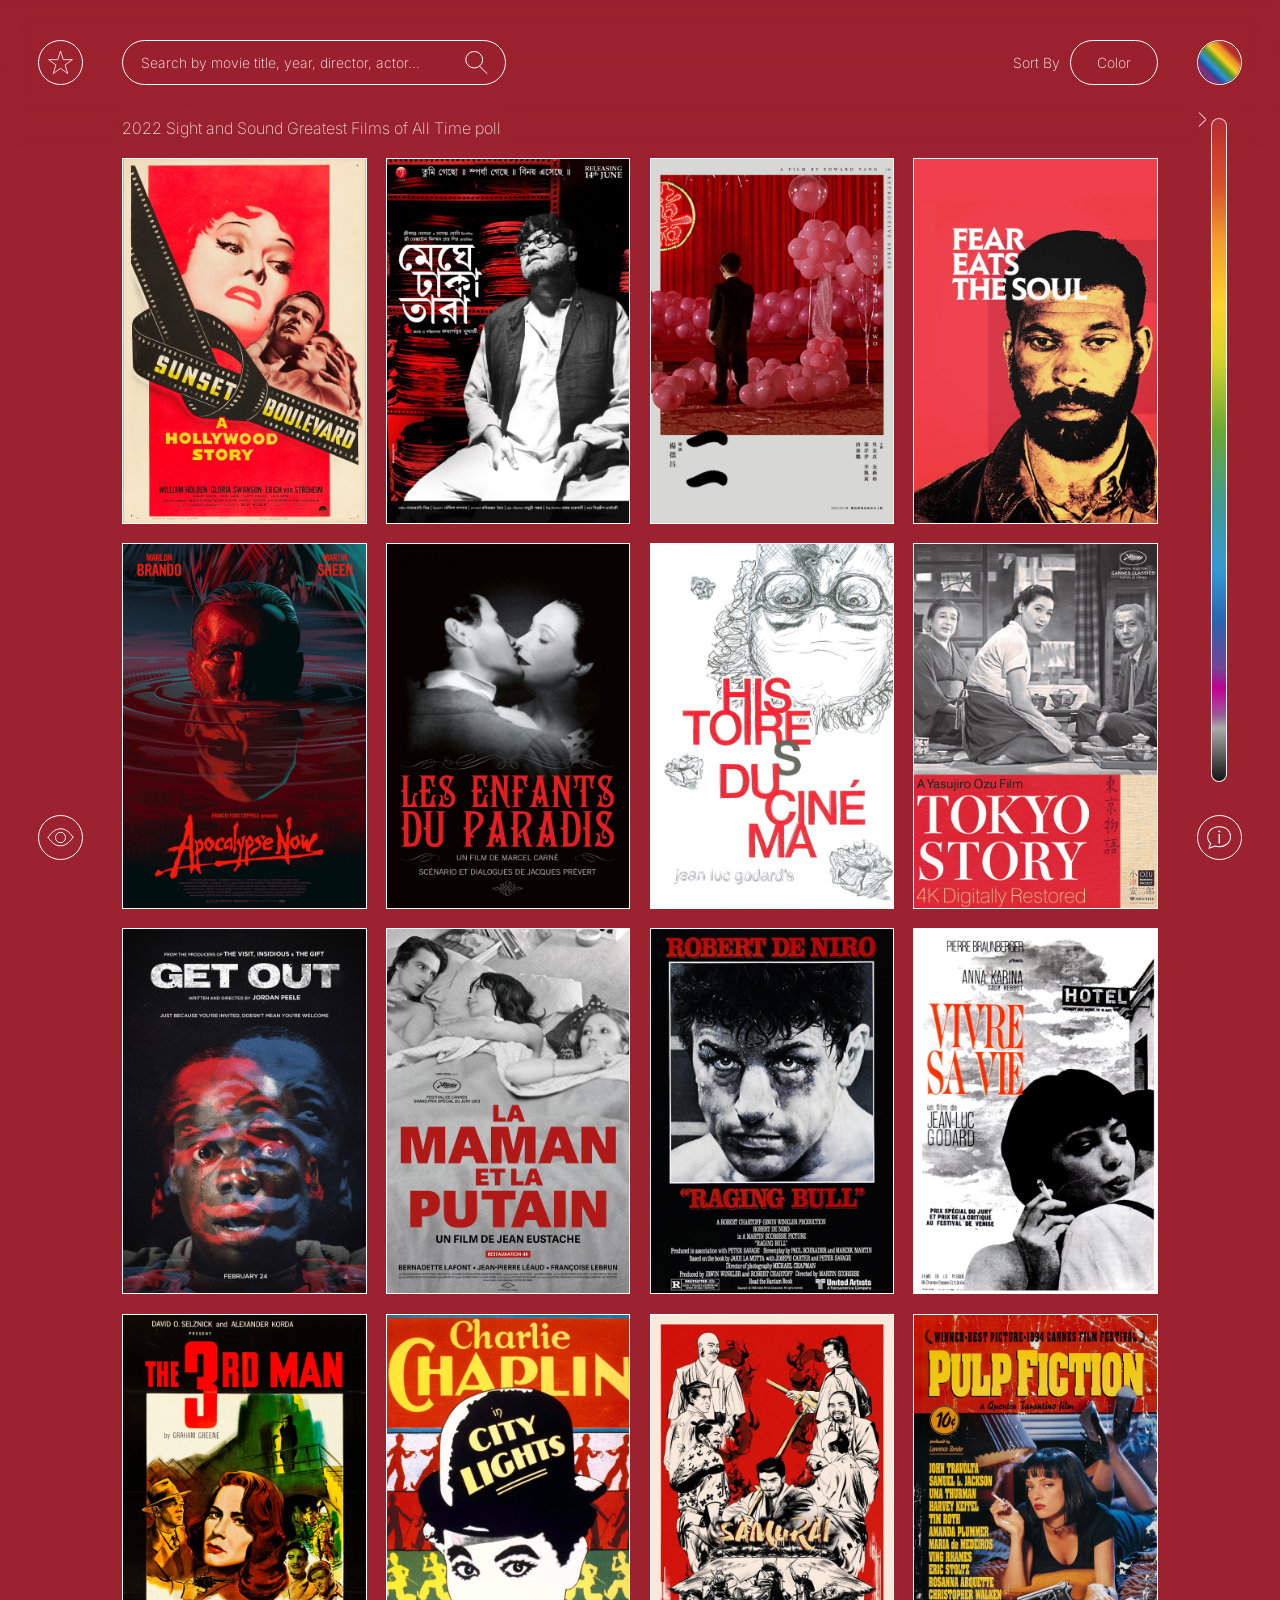
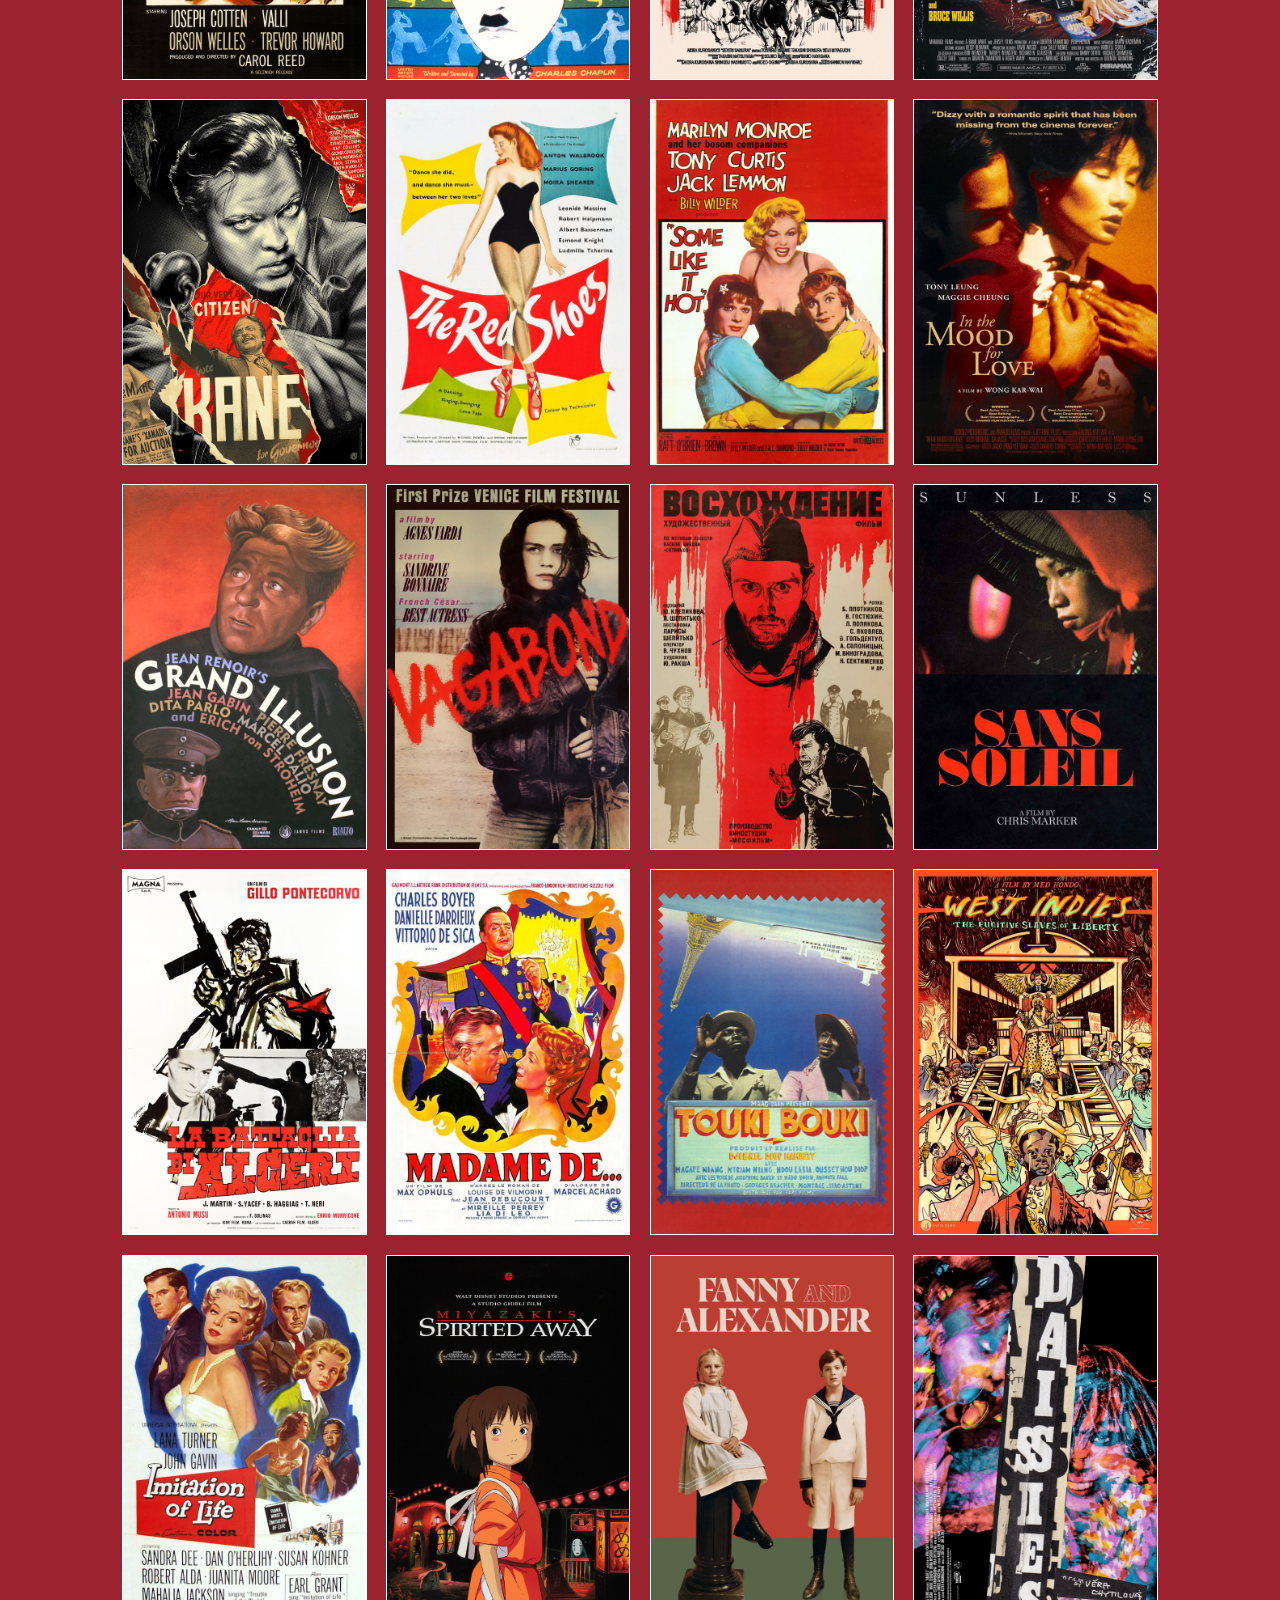
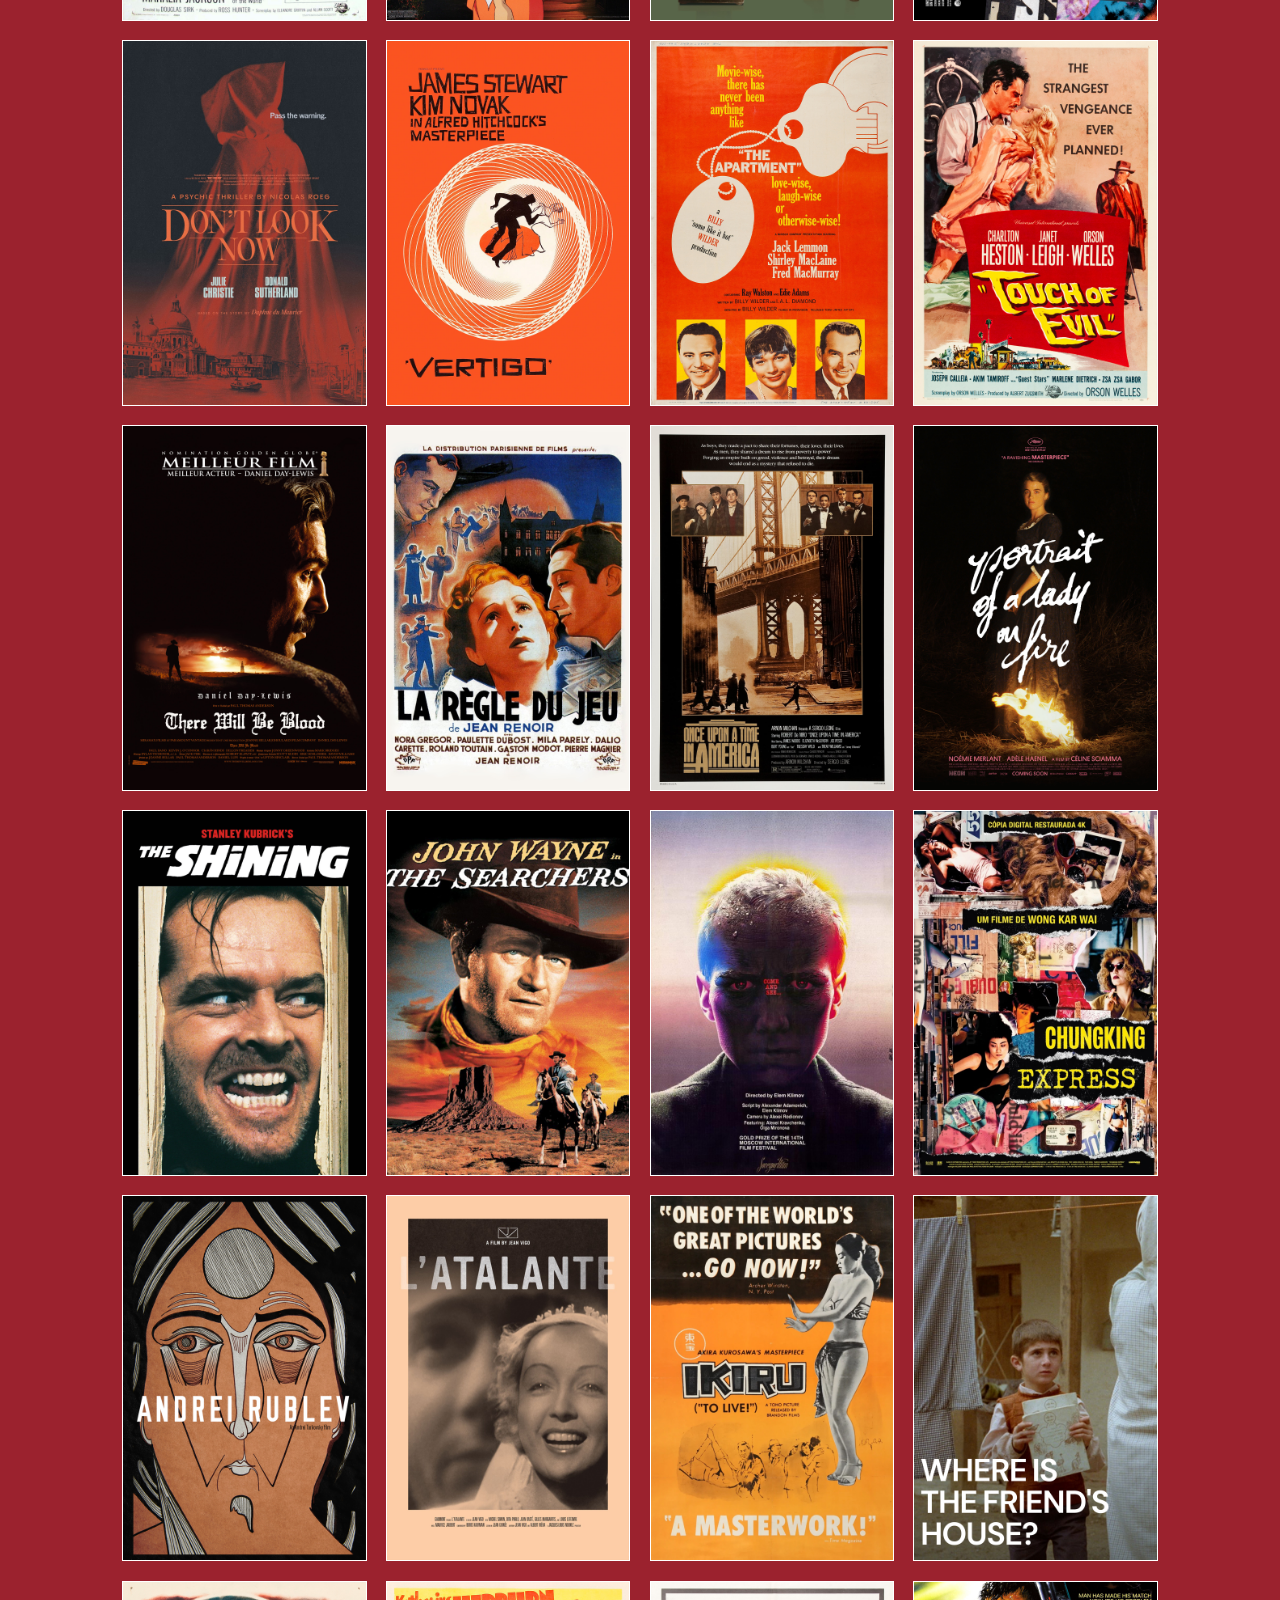
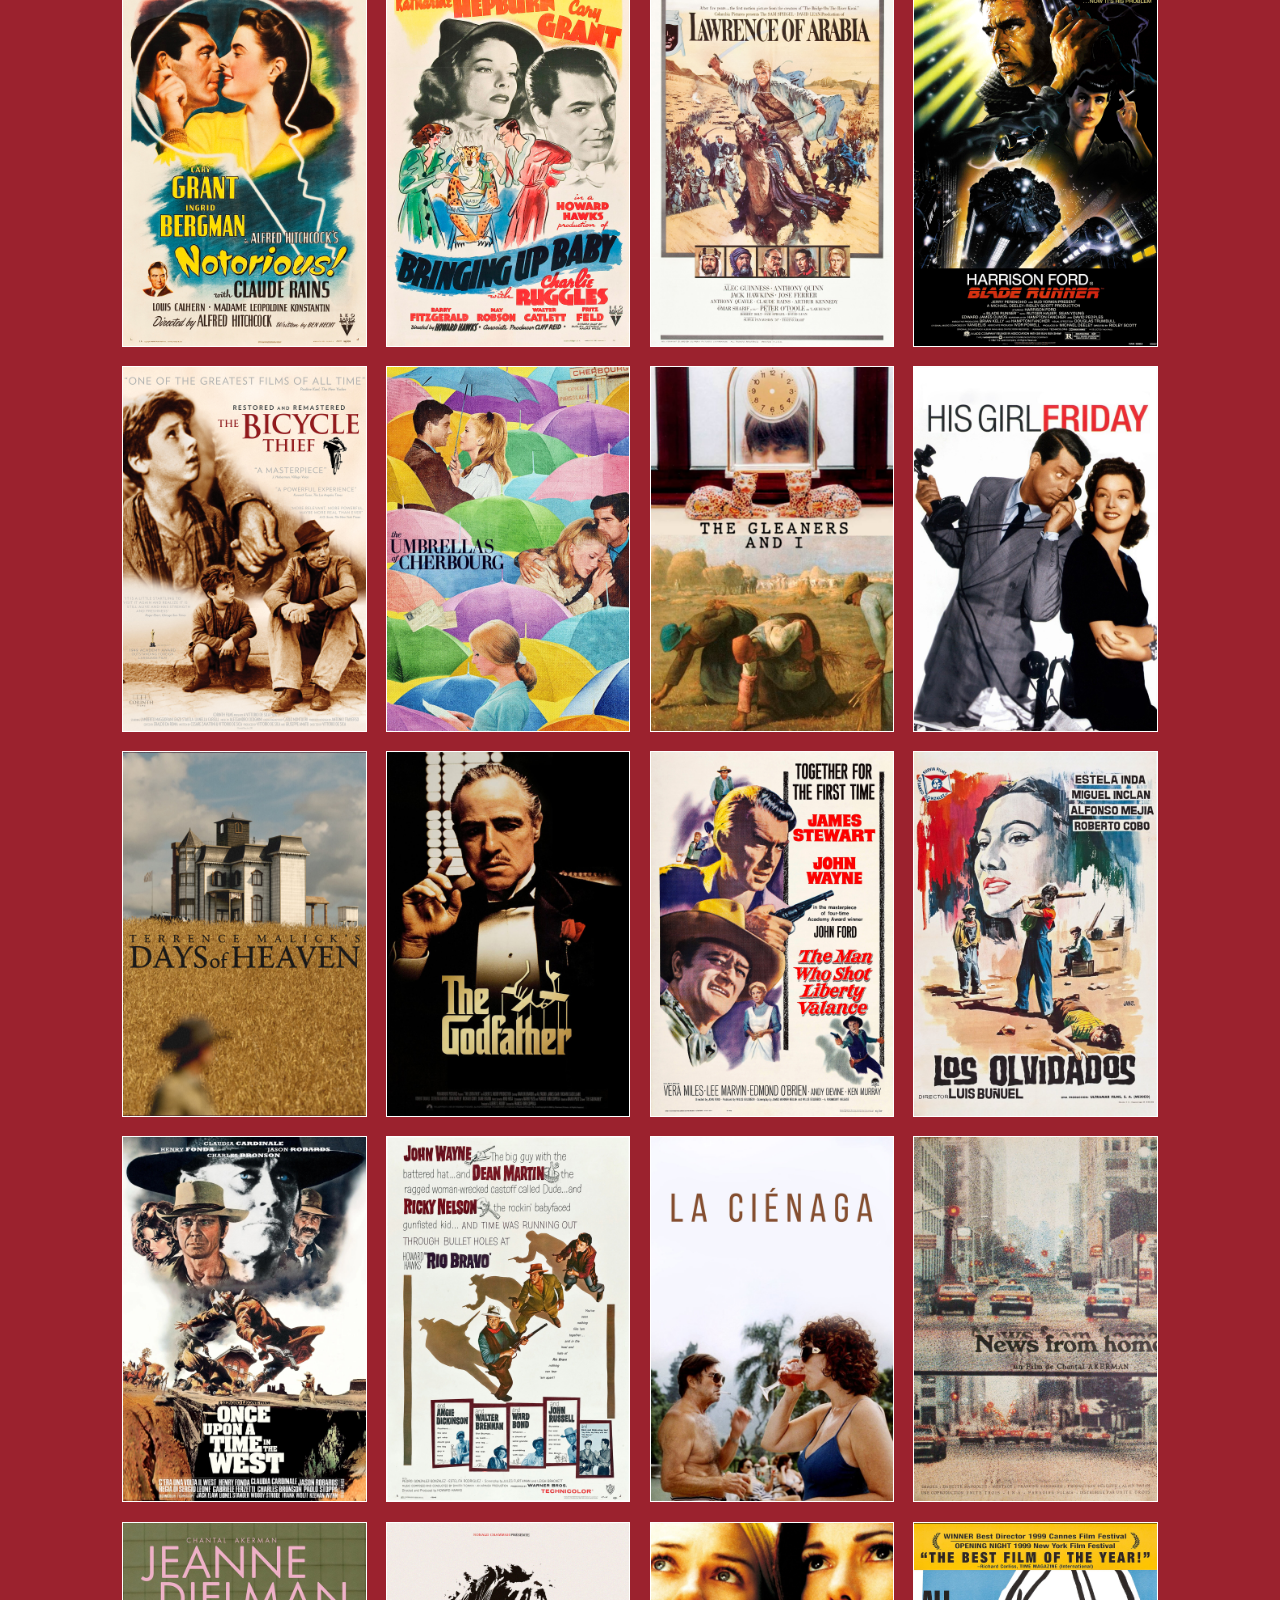
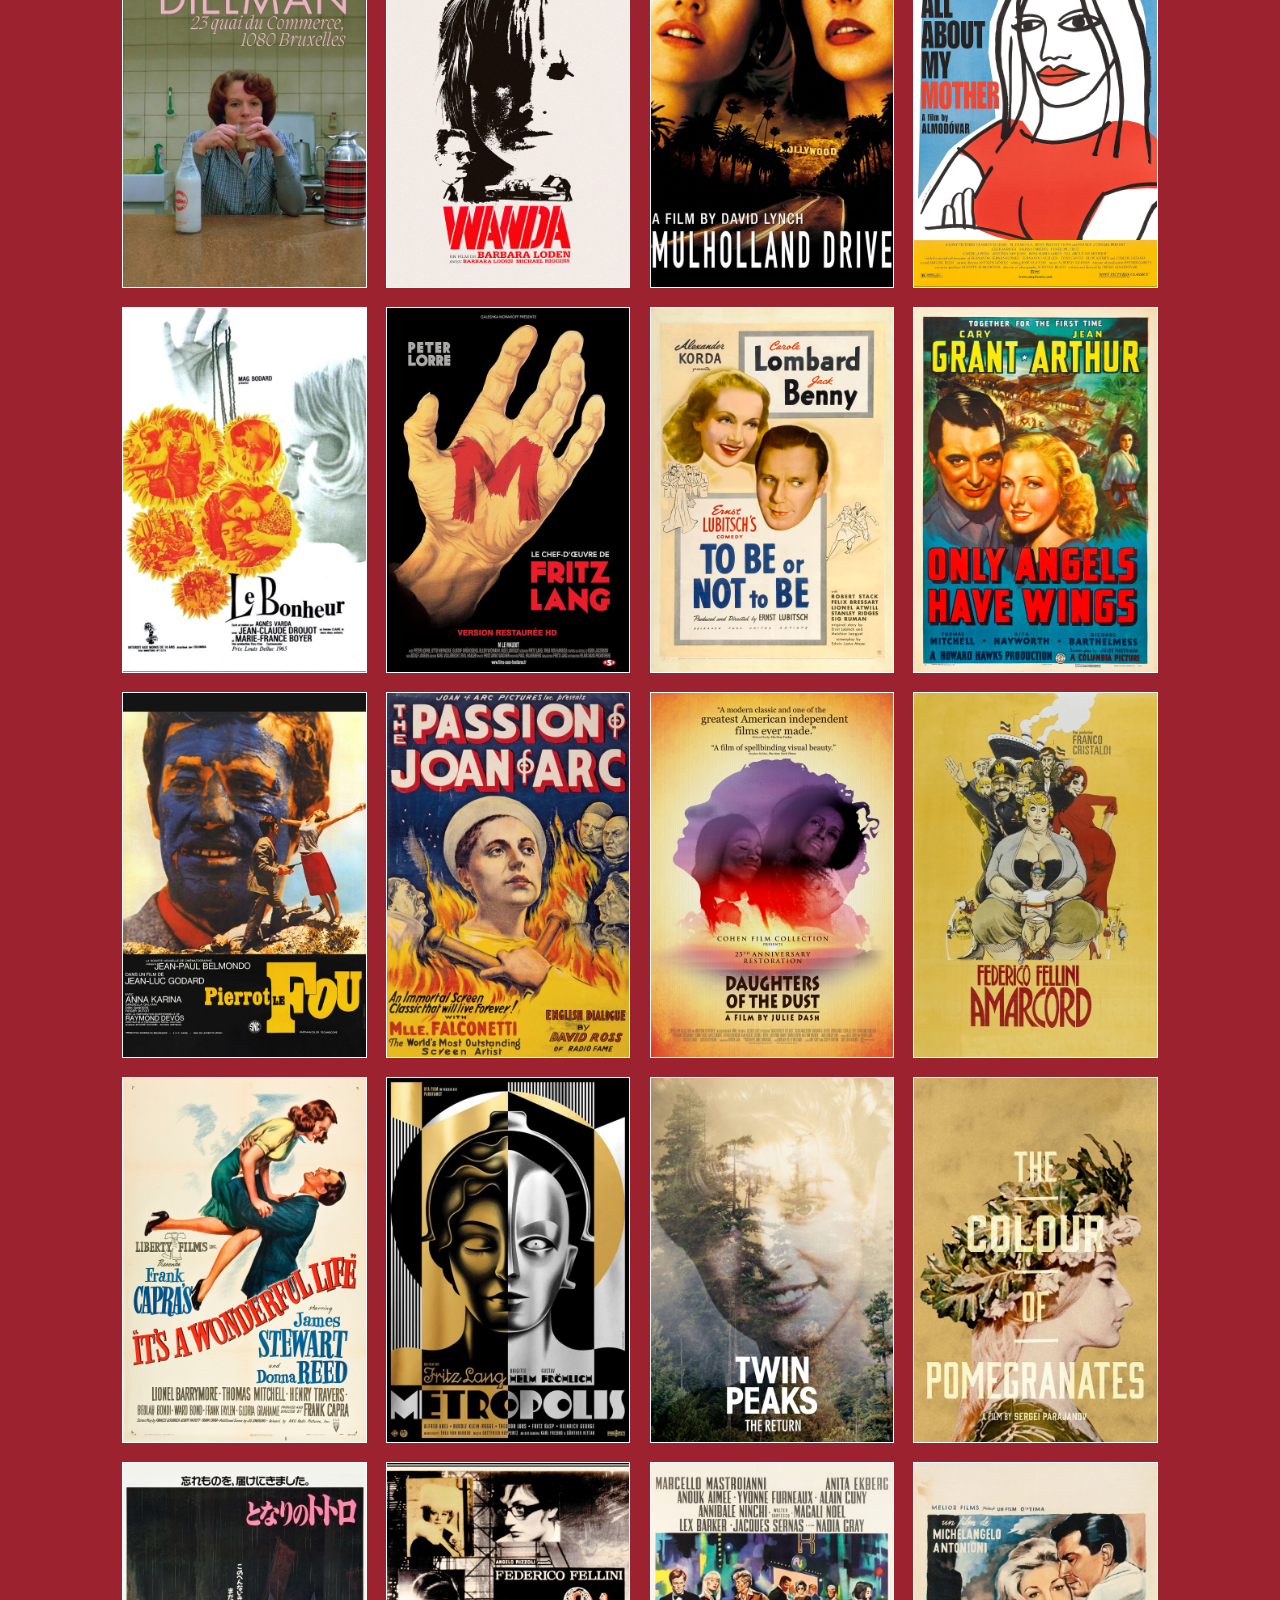
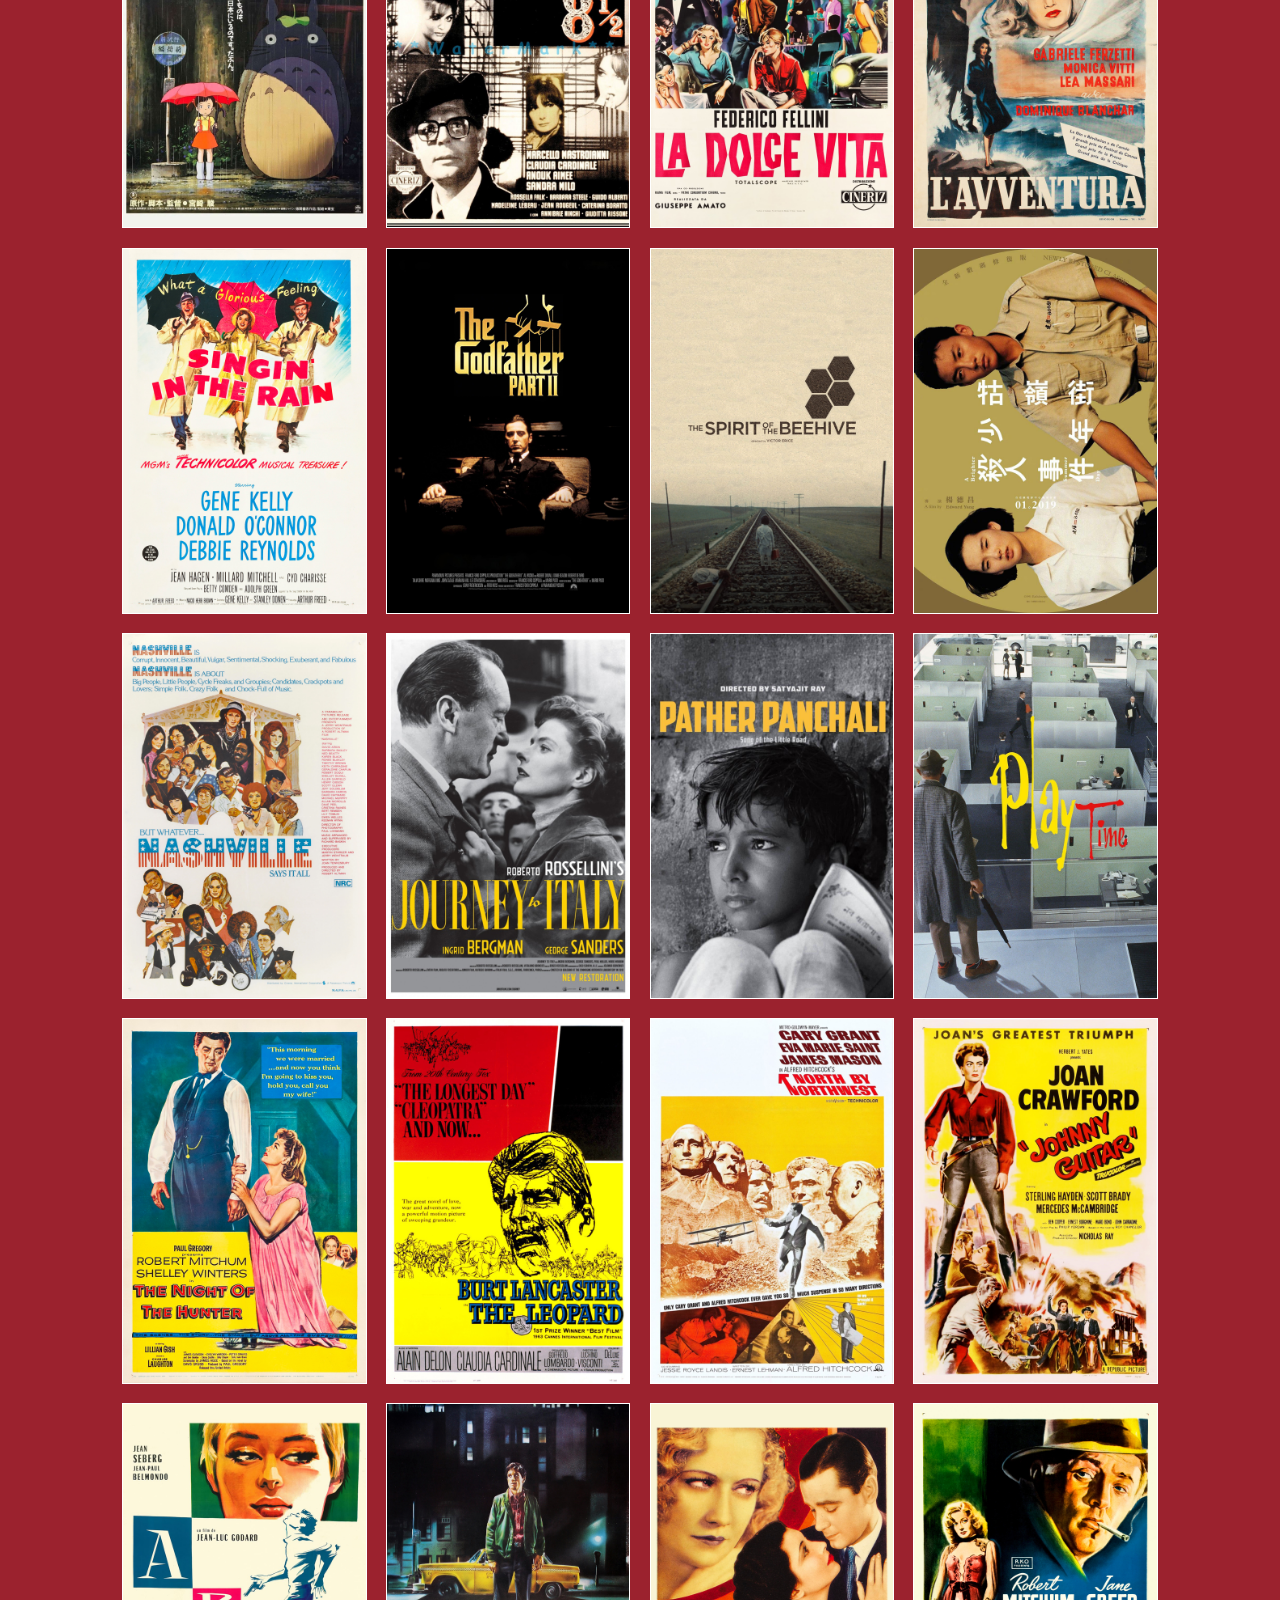
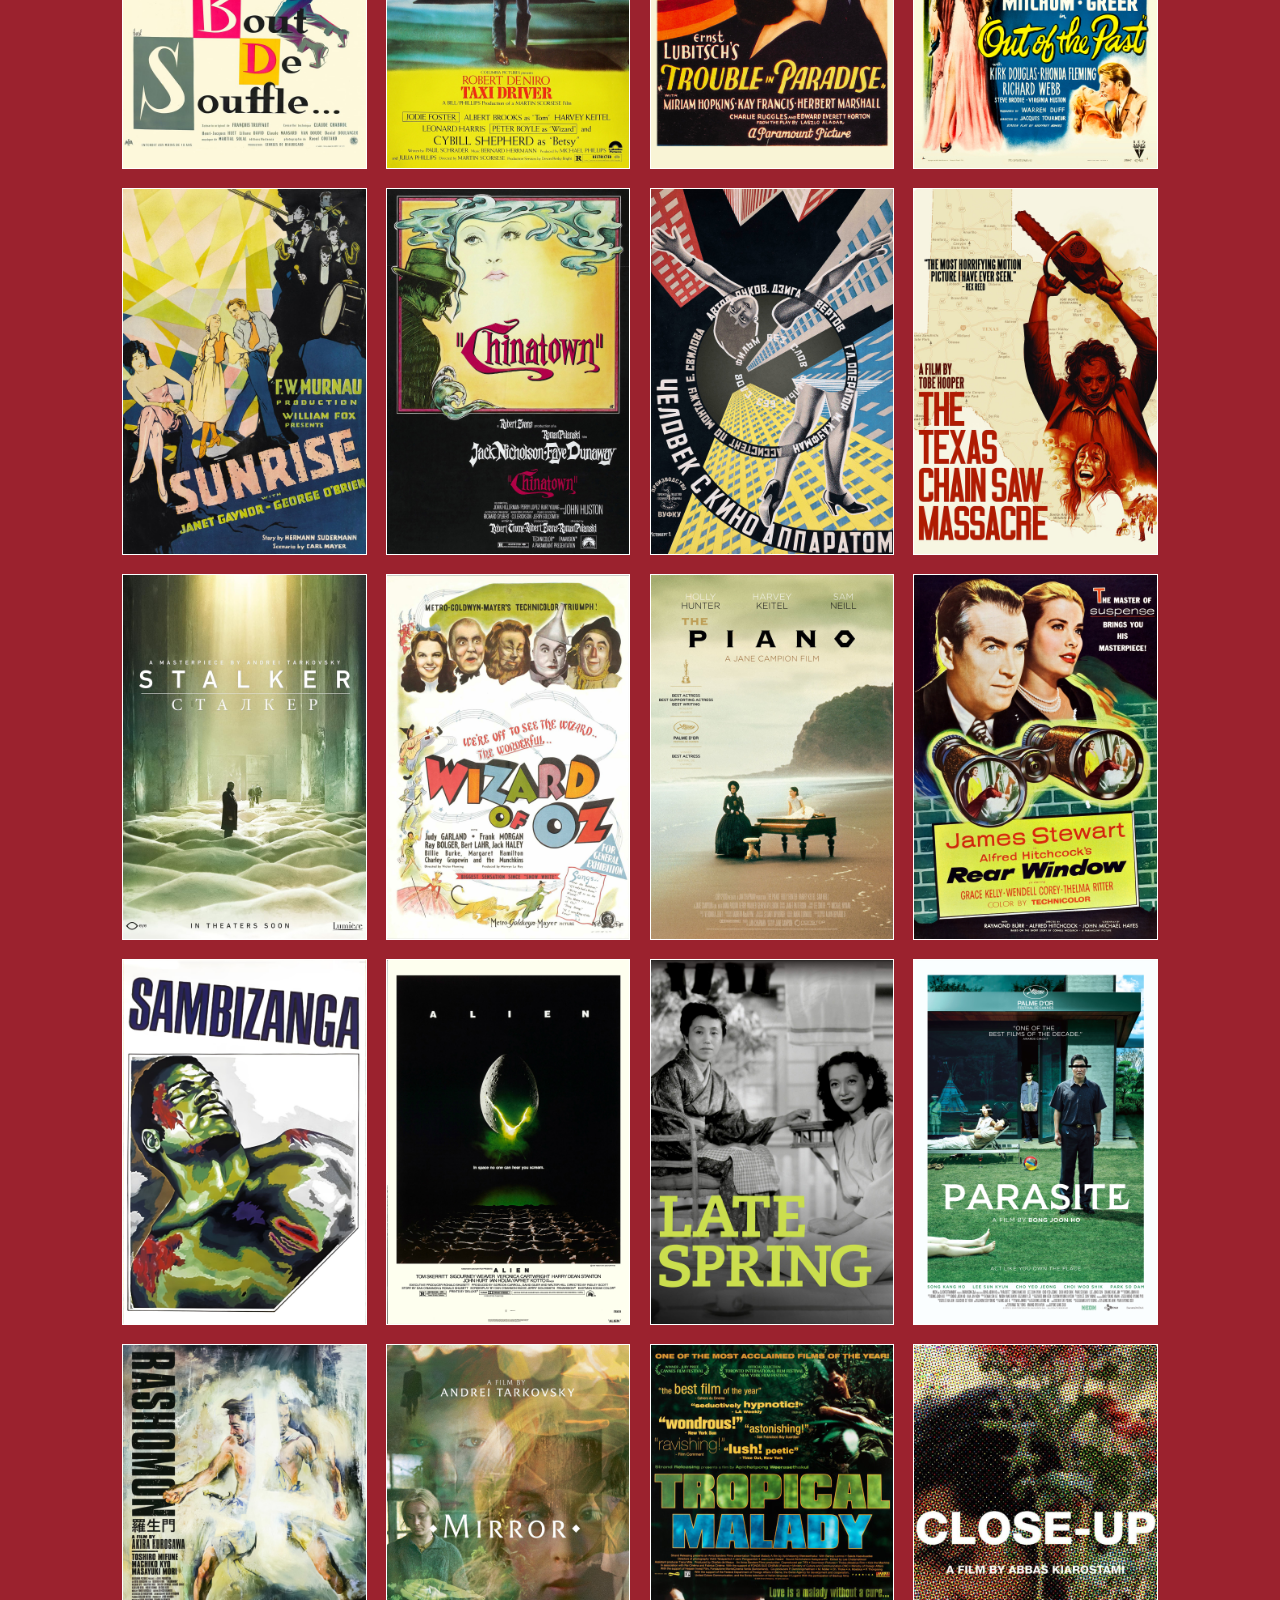
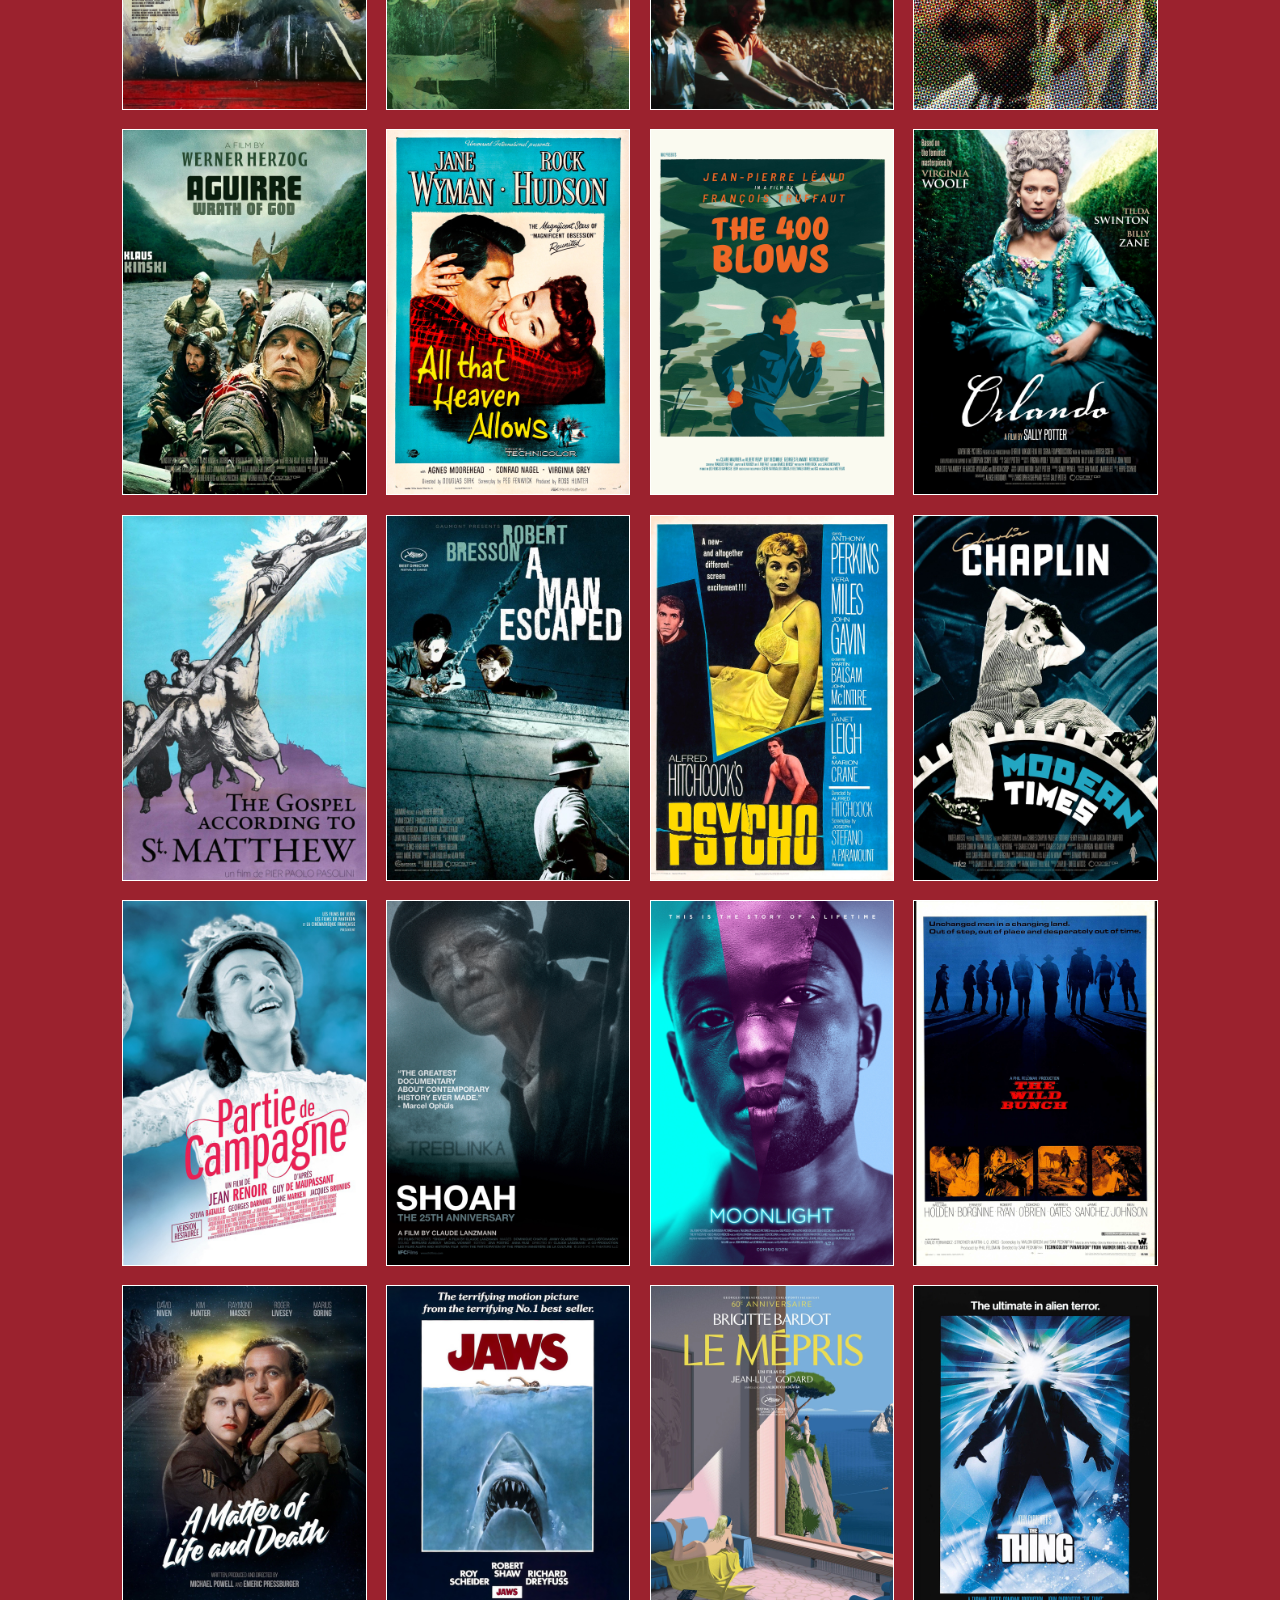
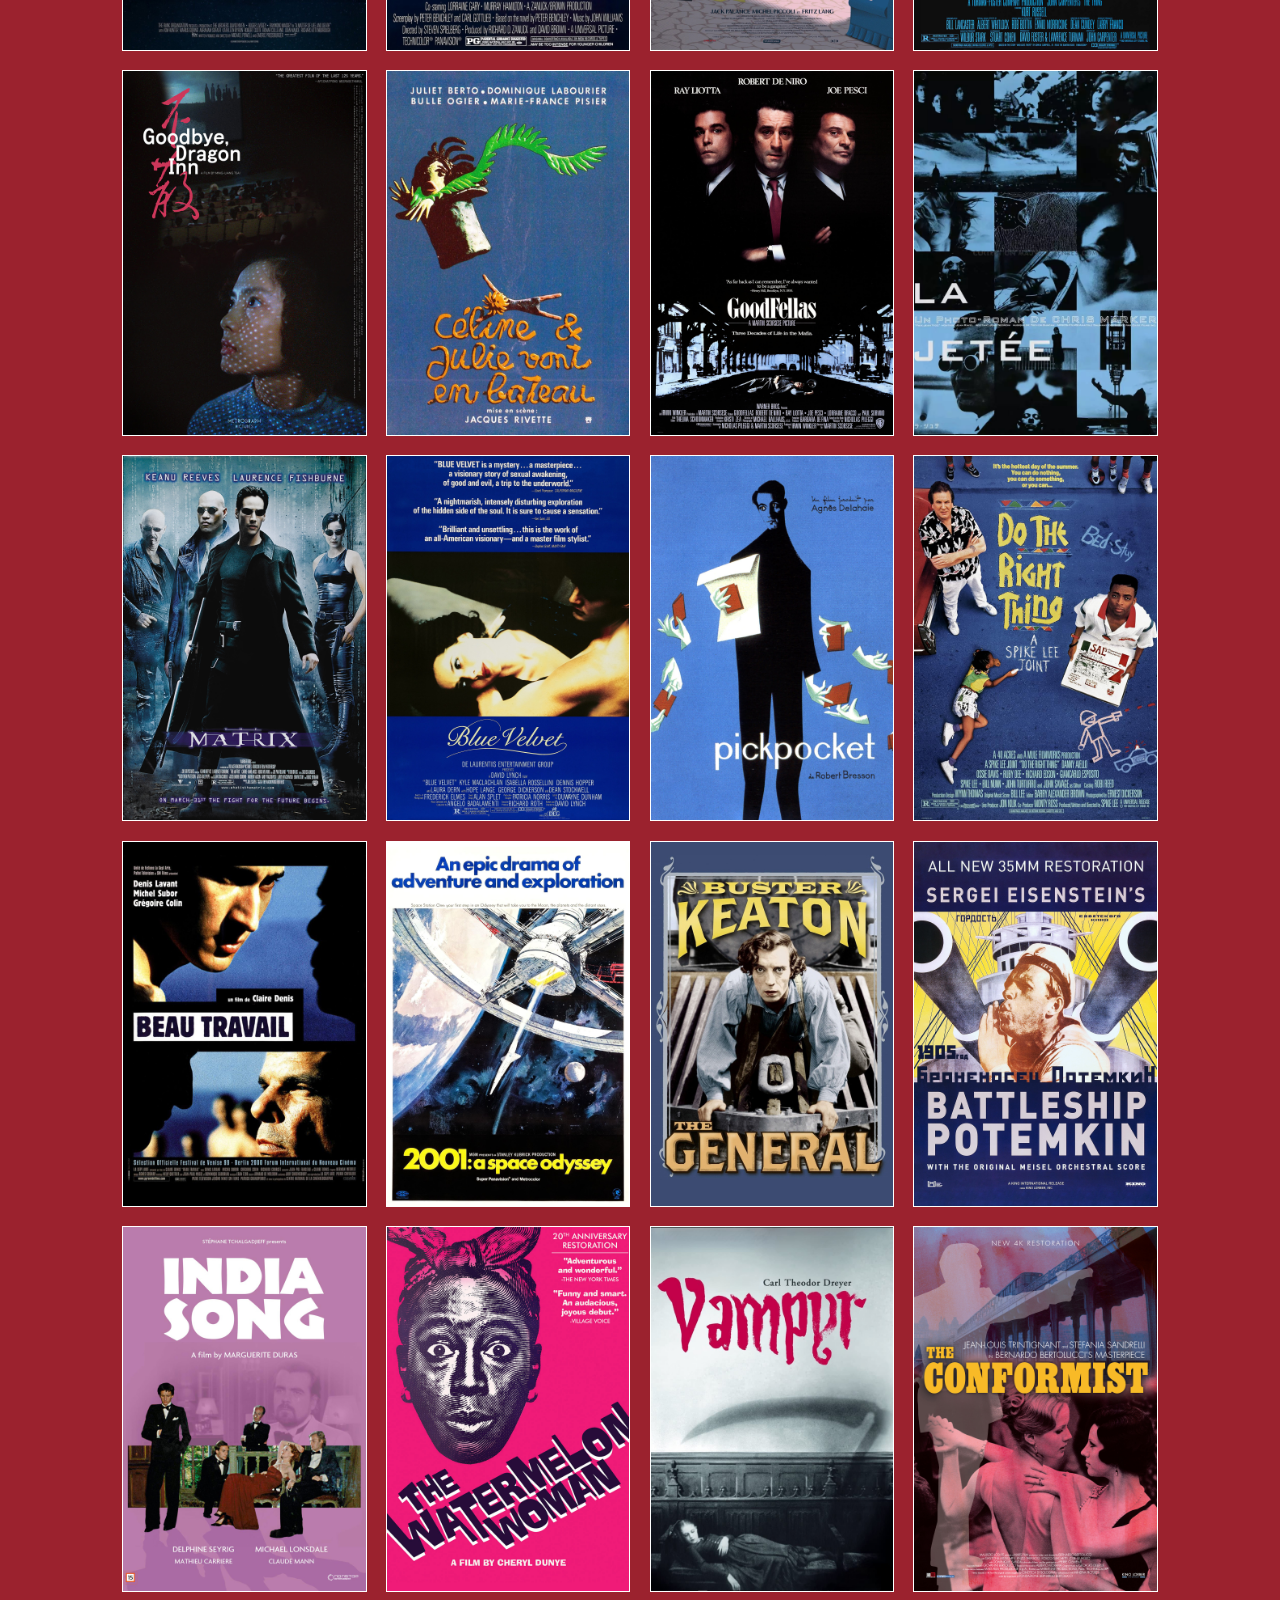
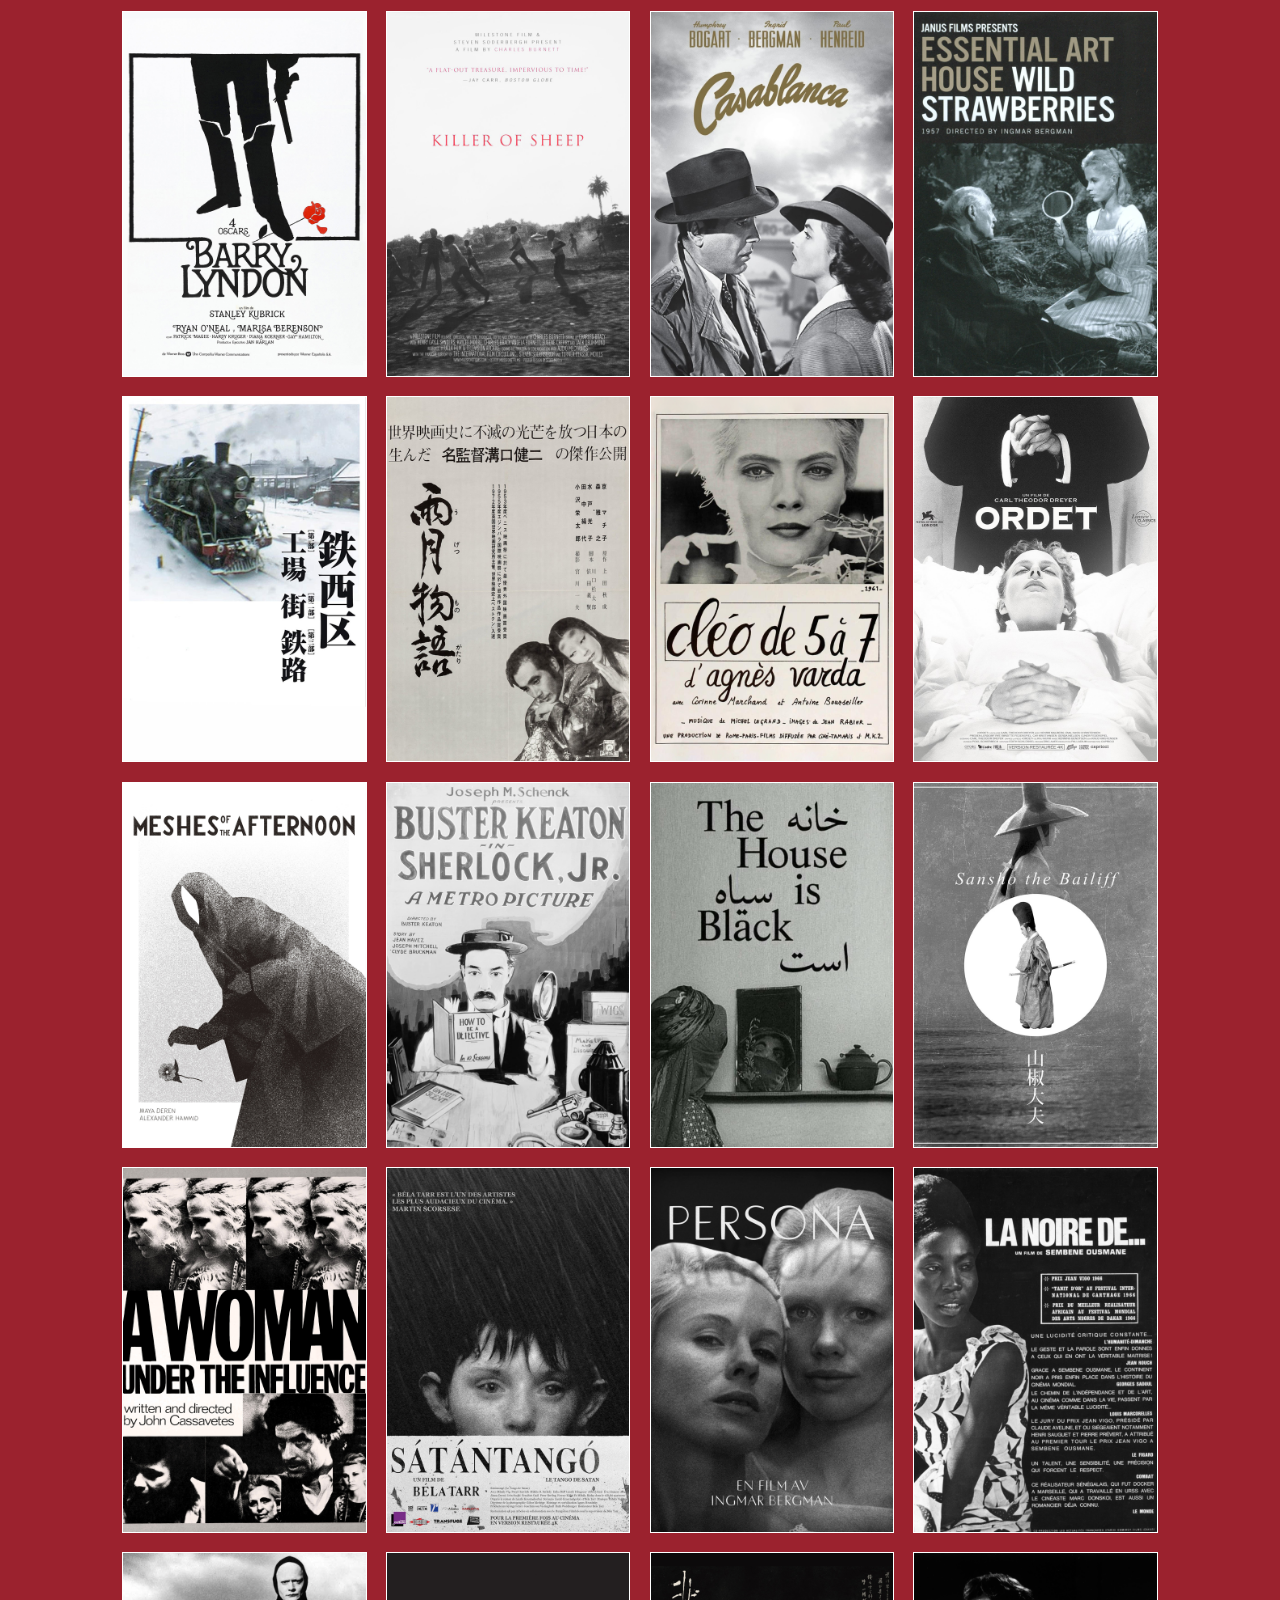
<file: index.html>
<!DOCTYPE html>
<html lang="en">
  <meta charset="UTF-8">

  <head>
    <title>Pinnacle Movie Prints</title>
    <link rel="stylesheet" href="css/style.css?v=webgl-curl-3">
    
    <link rel="preconnect" href="https://fonts.googleapis.com">
    <link rel="preconnect" href="https://fonts.gstatic.com" crossorigin>
    <link href="https://fonts.googleapis.com/css2?family=Inter:wght@100..900&display=swap" rel="stylesheet">

    <script defer src="js/movieData.js"></script>
    <script defer src="js/posters.js?v=color-default-2"></script>
    <script defer src="js/color-order.js?v=color-order-4"></script>
    
    <script defer src="js/sorting-functions.js?v=sorting-navigators-2"></script>
    <script defer src="js/color-background.js?v=color-glass-1"></script>
    <script defer src="js/sorting-navigators.js?v=year-navigator-1"></script>
    <script defer src="js/poster-corner-curl.js?v=poster-corner-curl-13"></script>
    <script defer src="js/update-sorting.js?v=sorting-navigators-1"></script>
    <script defer src="js/search-movie.js"></script>
    <script defer src="js/click-back.js?v=sorting-navigators-1"></script>

    <meta name="viewport" content="width=device-width, initial-scale=1">
  </head>
  
  <body>

    <header class="home-gallery-header">

      <div class="icons-and-search">
        <div class="my-favorites-and-search">
          <a href="./my-favorites.html">
            <div class="icons" id="star-circle">
              <img id="my-favorites-icon" src="./assets/icons/star.svg" alt="my-favorites-icon">
            </div>
          </a>

        <div id="search-bar-elements">
          <label for="search-input" class="visually-hidden">Search movies:</label>
          <input type="text" id="search-input" placeholder="Search by movie title, year, director, actor...">
          <img id="search-icon" src="./assets/icons/search.svg" alt="search-icon">
        </div>


      
  
        <div class="sort-by">
          <div id="sort-by-texts">
            <p>Sort By</p>
            <p id="sorting-mode">Color</p>
          </div>
  
          <div class="icons color-mode" id="sorting-circle">
            <img id="sorting-icon" src="./assets/icons/color.png" alt="sorting-icon">
          </div>
        </div>
      </div>

    </header>

    <a href="./about.html">
      <div class="icons" id="about-circle">
        <img id="about-icon" src="./assets/icons/about.svg" alt="about-icon">
      </div>
    </a>

    <a href="./seen-before.html">
      <div class="icons" id="seen-circle">
        <img id="seen-before-icon" src="./assets/icons/seen.svg" alt="seen-before-icon">
      </div>
    </a>
    


    <div class="gallery-poll-row">
      <a href="https://www.bfi.org.uk/sight-and-sound/greatest-films-all-time" id="poll-title" target="_blank">
        2022 Sight and Sound Greatest Films of All Time poll
      </a>
    </div>

    <div id="poster-gallery"></div>
    <div class="color-spectrum" role="slider" aria-label="Color sorting position" aria-valuemin="0" aria-valuemax="100" aria-valuenow="0" tabindex="0">
      <span class="color-spectrum-marker" aria-hidden="true"></span>
    </div>
    <div id="ranking-navigator" class="sorting-navigator" role="slider" aria-label="Ranking position" aria-valuemin="1" aria-valuemax="168" aria-valuenow="1" tabindex="0">
      <span class="navigator-bound navigator-start">1</span>
      <span class="navigator-track" aria-hidden="true"></span>
      <span class="navigator-endpoint navigator-endpoint-start" aria-hidden="true"></span>
      <span class="navigator-endpoint navigator-endpoint-end" aria-hidden="true"></span>
      <span class="navigator-thumb" aria-hidden="true"></span>
      <span class="navigator-current-rank" aria-hidden="true">1</span>
      <span class="navigator-bound navigator-end">168</span>
    </div>
    <div id="year-navigator" class="sorting-navigator" role="slider" aria-label="Year position" aria-valuemin="1924" aria-valuemax="2019" aria-valuenow="1924" tabindex="0">
      <span class="navigator-bound navigator-start">1924</span>
      <span class="navigator-track" aria-hidden="true"></span>
      <span class="navigator-endpoint navigator-endpoint-start" aria-hidden="true"></span>
      <span class="navigator-endpoint navigator-endpoint-end" aria-hidden="true"></span>
      <span class="navigator-thumb" aria-hidden="true"></span>
      <span class="navigator-current-rank navigator-current-year" aria-hidden="true">1924</span>
      <span class="navigator-bound navigator-end">2019</span>
    </div>
    <div id="title-navigator" class="sorting-navigator" role="slider" aria-label="Title position" aria-valuemin="A" aria-valuemax="#" aria-valuenow="A" tabindex="0">
      <span class="navigator-track" aria-hidden="true"></span>
      <span class="title-labels" aria-hidden="true"></span>
      <span class="title-marker" aria-hidden="true"></span>
    </div>


    <div id="popup-container">
      <div id="popup-content">
      <div class="search-result-header">
        <div class="icons" id="close-circle">
          <img id="close-icon" src="./assets/icons/close.svg" alt="close-icon">
        </div>

        <p id="search-result-title"></p>
      </div>

        <div id="popup-posters"></div>
      </div>
    </div>


  </body>
</html>
</file>
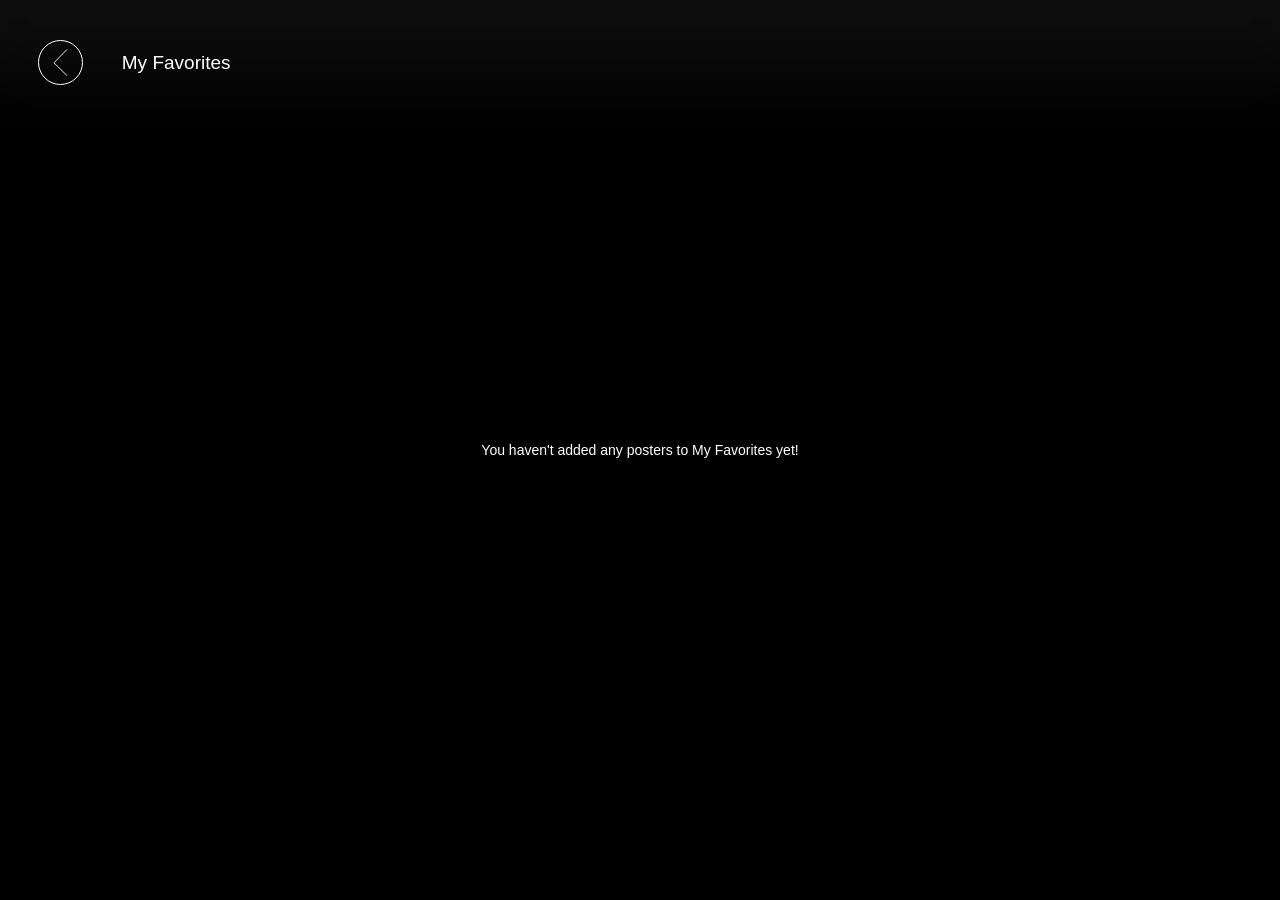
<file: my-favorites.html>
<!DOCTYPE html>
<html lang="en">
  <meta charset="UTF-8">

  <head>
    <title>My Favorites</title>
    <link rel="stylesheet" href="css/style.css">
    <link rel="stylesheet" href="css/style-collections.css?v=collections-header-1">

    <script defer src="js/my-favorites.js"></script>
    <script defer src="js/poster-corner-curl.js?v=poster-corner-curl-13"></script>

    <meta name="viewport" content="width=device-width, initial-scale=1">
  </head>
  
  <body>

    <header>
      <header class="my-favorites-header">
        <a href="./index.html">
          <div class="icons" id="back-circle">
            <img id="back-icon" src="./assets/icons/back.svg" alt="back-icon">
          </div>
        </a>
      </header>
    
      <p id="my-favorites-title">My Favorites</p>
    </header>

    <div id="my-favorites-posters"></div>

    

  </body>
</html>
</file>
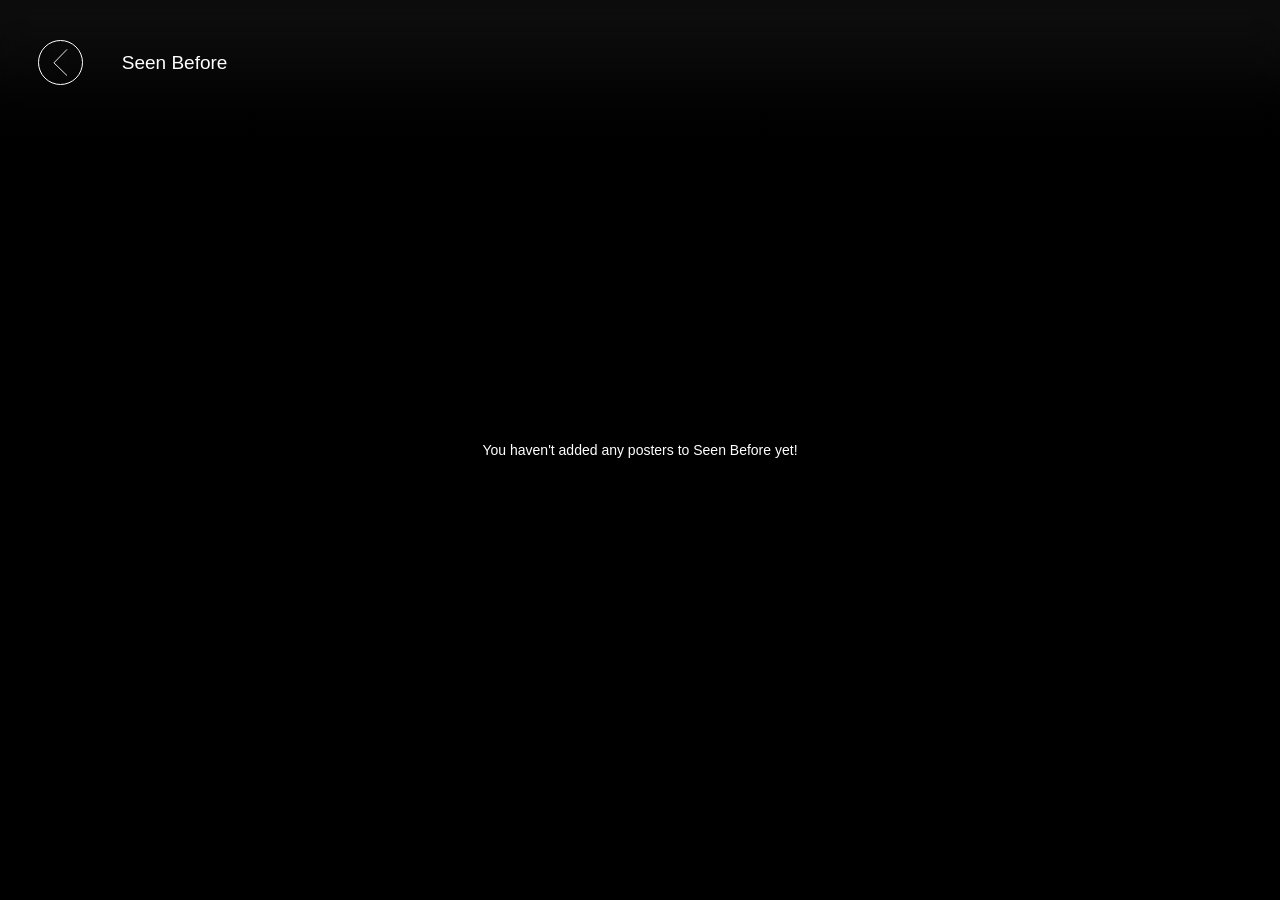
<file: seen-before.html>
<!DOCTYPE html>
<html lang="en">
  <meta charset="UTF-8">

  <head>
    <title>Seen Before</title>
    <link rel="stylesheet" href="css/style.css">
    <link rel="stylesheet" href="css/style-collections.css?v=collections-header-1">

    <script defer src="js/seen-before.js"></script>
    <script defer src="js/poster-corner-curl.js?v=poster-corner-curl-13"></script>

    <meta name="viewport" content="width=device-width, initial-scale=1">
  </head>
  
  <body>

    <header>
      <header class="seen-before-header">
        <a href="./index.html">
          <div class="icons" id="back-circle">
            <img id="back-icon" src="./assets/icons/back.svg" alt="back-icon">
          </div>
        </a>
      </header>
    
      <p id="seen-before-title">Seen Before</p>
    </header>

    <div id="seen-before-posters"></div>

  </body>
</html>
</file>
<file: css/style.css>
/*----------------- overall display layout -----------------*/
* {
    margin: 0;
    padding: 0;
    box-sizing: border-box;
}

:root {
    /* One shared vertical rail for the Color control, spectrum, and info icon. */
    --right-control-inset: 3vw;
    --right-control-center-offset: 22.5px;
}

header.home-gallery-header {
    padding: 40px 3vw 0 3vw;
    position: fixed;
    z-index: 10;
    width: 100%;
    height: 145px;
    background: linear-gradient(
        to bottom,
        rgba(20, 20, 20, 0.72) 0%,
        rgba(20, 20, 20, 0.52) 35%,
        rgba(20, 20, 20, 0.20) 67%,
        rgba(20, 20, 20, 0) 100%
    );
    transition: background 550ms ease;
}

/* In Color mode, the dissolving header and its two glass controls borrow the
   currently active poster-group hue instead of introducing a separate black. */
body.color-sorting header.home-gallery-header {
    background: linear-gradient(
        to bottom,
        var(--color-sorting-header-start) 0%,
        var(--color-sorting-header-mid) 35%,
        var(--color-sorting-header-fade) 67%,
        transparent 100%
    );
}

/* A masked layer lets both the tint and the glass blur dissolve together,
   rather than ending in a visible horizontal edge. */
header.home-gallery-header::before {
    content: '';
    position: absolute;
    inset: 0;
    pointer-events: none;
    backdrop-filter: blur(10px);
    -webkit-backdrop-filter: blur(10px);
    -webkit-mask-image: linear-gradient(to bottom, black 0%, rgba(0, 0, 0, 0.78) 35%, rgba(0, 0, 0, 0.30) 67%, transparent 100%);
    mask-image: linear-gradient(to bottom, black 0%, rgba(0, 0, 0, 0.78) 35%, rgba(0, 0, 0, 0.30) 67%, transparent 100%);
}

header.home-gallery-header > * {
    position: relative;
    z-index: 1;
}

body {
    background: #000000;
    font-family: 'Inter', sans-serif;
    font-weight: 200;
}

body.color-sorting {
    background: var(--color-sorting-background, #a82b2b);
    transition: background-color 550ms ease;
}

p {
    font-size: 14px;
    color: rgb(255, 255, 255);
}


/*----------------- search -----------------*/

#search-bar-elements {
    display: flex;
    position: relative; 
}

#search-input {
    width: 30vw;
    height: 45px;
    border: 1px solid rgb(255, 255, 255);
    border-radius: 45px;
    display: flex;
    align-items: center;
    /* The search field keeps a consistent frosted-glass surface even as the
       larger header itself dissolves into the page. */
    background-color: rgba(20, 20, 20, 0.40);
    backdrop-filter: blur(10px);
    -webkit-backdrop-filter: blur(10px);
    color: white;
    padding: 18px;
    font-size: 14px;
    font-family: 'Inter', sans-serif;
    font-weight: 200;
    padding-right: 50px; 
}

#search-input:hover {
    background-color: rgba(115, 115, 115, 0.3);
}

body.color-sorting #search-input,
body.color-sorting #sorting-mode {
    background-color: var(--color-sorting-glass-background);
    transition: background-color 550ms ease;
}

#search-icon {
    position: absolute;
    right: 18px; 
    top: 50%; 
    transform: translateY(-50%); 
    width: 23px;
}


#search-input::placeholder {
    color: white; 
}

#search-input:focus {
    outline: none; /* Removes the blue border/outline on focus */
}

/* Label */
.visually-hidden {
    position: absolute;
    width: 1px;
    height: 1px;
    margin: -1px;
    padding: 0;
    overflow: hidden;
    clip: rect(0, 0, 0, 0);
    border: 0;
}


/*--------------- poll-title ----------------*/

.icons-and-search{
    display:flex;
    flex-direction: row;
    justify-content: space-between;
}


.my-favorites-and-search {
    display:flex;
    gap: 3vw;
}


#poll-title {
    text-decoration: none;
    color: rgb(255, 255, 255);
}

.gallery-poll-row {
    margin: 0 calc(6vw + 45px);
    /* Its first text baseline starts alongside the top of the color spectrum. */
    padding-top: 118px;
    padding-bottom: 20px;
    display: flex;
    justify-content: flex-start;
}


#poll-title:hover {
    text-decoration: underline; 
    text-decoration-color: rgb(108, 108, 108); 
}


a{
    text-decoration: none;
}

/*----------------- sorting -----------------*/

.sort-by {
    display: flex;
    justify-content: flex-end;
    gap: 3vw;
    position: absolute; 
    /* The header already has the shared right inset as padding. */
    right: 0;
}

#sort-by-texts {
    display: flex;
    flex-direction: row;
    align-items: center;
    gap: 10px;
    height: 45px;
}

/* Each active sorting name uses the same 1px, 45px-high outline language as
   the circular controls. The fixed width is sized from “Ranking” with the
   same 16px inset as the vertical inset, so all modes share one stable frame. */
#sorting-mode {
    width: 88px;
    height: 45px;
    padding: 0 16px;
    display: flex;
    align-items: center;
    justify-content: center;
    border: 1px solid rgb(255, 255, 255);
    border-radius: 999px;
    background-color: rgba(20, 20, 20, 0.40);
    backdrop-filter: blur(10px);
    -webkit-backdrop-filter: blur(10px);
}

#sorting-icon {
    width: 22px;
    height: 22px;
}

/* The color artwork itself fills the sorting circle; other sorting icons retain their original sizing. */
#sorting-circle.color-mode {
    overflow: hidden;
}

#sorting-circle.color-mode #sorting-icon {
    width: 100% !important;
    height: 100% !important;
    border-radius: 50%;
    object-fit: cover;
}

/*----------------- icons -----------------*/

#my-favorites-icon {
    width: 25px;
    height: 25px;
}

#about-icon{
    width: 24px;
    position: absolute;
}

#about-circle {
    position: fixed;
    bottom: 40px;
    right: var(--right-control-inset);
}
#seen-before-icon {
    width: 27px;
}
#seen-circle {
    position: fixed;
    bottom: 40px;
    left: 3vw;
}

.icons {
    width: 45px;
    height: 45px;
    border: 1px solid rgb(255, 255, 255);
    border-radius: 50px; 
    display: flex;
    align-items: center; 
    justify-content: center; 
}

.icons:hover {
    background-color: rgba(255, 255, 255, 0.2);
}

#back-icon {
    width: 27px;
    height: 27px;
    z-index: 10; 
}

#back-circle {
    position: fixed;
    top: 40px;
    left: 3vw;
    z-index: 10; 
    backdrop-filter: blur(10px); 
}


/*--------------- poster-gallery --------------*/

#poster-gallery {
    margin: 0 calc(6vw + 45px);
    padding-top: 0;
    display: flex;
    flex-wrap: wrap;
    justify-content: center; 
    gap: 1.5vw; 
    padding-bottom: 45px;
}

.color-spectrum {
    position: fixed;
    z-index: 5;
    top: 118px;
    /* Keep the spectrum centered on the 45px Color and info icon axis. */
    right: calc(var(--right-control-inset) + var(--right-control-center-offset) - 8px);
    bottom: 118px;
    width: 16px;
    border: 1px solid rgba(255, 255, 255, 0.95);
    border-radius: 12px;
    display: none;
    background: linear-gradient(
        to bottom,
        #bb2e31 0%,
        #d6502b 10%,
        #f29b2c 18%,
        #ffd22c 28%,
        #d7d42c 36%,
        #69a934 47%,
        #419b91 58%,
        #3499d5 68%,
        #2b63ae 76%,
        #754394 83%,
        #c00091 86%,
        #b02c98 88%,
        #955c91 90%,
        #ababab 92%,
        #737373 95%,
        #383838 98%,
        #141414 100%
    );
    cursor: pointer;
    touch-action: none;
    outline: none;
}

body.color-sorting .color-spectrum {
    display: block;
}

.color-spectrum:focus-visible {
    box-shadow: 0 0 0 3px rgba(255, 255, 255, 0.3);
}

.color-spectrum-marker {
    position: absolute;
    left: -19px;
    top: 0;
    width: 13px;
    height: 14px;
    transform: translateY(-50%);
    cursor: grab;
    pointer-events: auto;
    transition: top 260ms ease-out;
}

.color-spectrum-marker:active { cursor: grabbing; }

.color-spectrum-marker::before,
.color-spectrum-marker::after {
    content: '';
    position: absolute;
    right: 0;
    top: 50%;
    width: 10px;
    height: 1px;
    border-radius: 1px;
    background: #fff;
    transform-origin: right center;
}

.color-spectrum-marker::before { transform: rotate(45deg); }
.color-spectrum-marker::after { transform: rotate(-45deg); }

/*--------------- ranking / title navigators --------------*/

.sorting-navigator {
    position: fixed;
    z-index: 5;
    top: 118px;
    right: calc(var(--right-control-inset) + var(--right-control-center-offset));
    bottom: 118px;
    width: 80px;
    display: none;
    cursor: pointer;
    touch-action: none;
    outline: none;
}

/* Rank labels sit outside this shorter track, so the overall Rank navigator
   spans the same top-to-bottom distance as the Color spectrum. */
#ranking-navigator,
#year-navigator {
    top: 145px;
    bottom: 145px;
}

body.ranking-sorting #ranking-navigator,
body.year-sorting #year-navigator,
body.title-sorting #title-navigator {
    display: block;
}

.sorting-navigator:focus-visible {
    filter: drop-shadow(0 0 4px rgba(255, 255, 255, 0.6));
}

.navigator-track {
    position: absolute;
    top: 0;
    right: 0;
    bottom: 0;
    width: 1px;
    background: rgba(255, 255, 255, 0.72);
}

.navigator-bound {
    position: absolute;
    right: -10px;
    width: 20px;
    color: #fff;
    font-size: 14px;
    font-weight: 200;
    line-height: 16px;
    text-align: center;
}

/* Four-digit year endpoints need a wider but still perfectly centered label
   box: its 40px width and -20px offset put the text center on the 1px track. */
#year-navigator .navigator-bound {
    right: -20px;
    width: 40px;
}

.navigator-start { top: -27px; }
.navigator-end { bottom: -27px; }

.navigator-thumb {
    position: absolute;
    top: 0;
    right: -7px;
    width: 15px;
    height: 15px;
    transform: translateY(-50%);
    border: 1px solid #fff;
    border-radius: 50%;
    background: #000;
    transition: top 180ms ease-out;
}

.navigator-endpoint {
    position: absolute;
    /* Center the 4px dot on the 1px track's visual center. */
    right: -1.5px;
    width: 4px;
    height: 4px;
    border-radius: 50%;
    background: #fff;
}

.navigator-endpoint-start { top: -2px; }
.navigator-endpoint-end { bottom: -2px; }

.navigator-current-rank {
    position: absolute;
    top: 0;
    right: 15px;
    min-width: 16px;
    color: #fff;
    font-size: 14px;
    font-weight: 200;
    line-height: 16px;
    text-align: right;
    transform: translateY(-50%);
    transition: top 180ms ease-out;
}

.title-labels {
    position: absolute;
    top: 0;
    /* A fixed width gives every letter the exact same visual center. */
    right: -11px;
    bottom: 0;
    width: 22px;
    display: flex;
    flex-direction: column;
    justify-content: space-between;
    color: #fff;
    /* Slightly larger labels still occupy the same fixed navigator height. */
    font-size: 11px;
    line-height: 11px;
    text-align: center;
}

.title-label {
    display: block;
    width: 100%;
    opacity: 0.4;
    transition: opacity 180ms ease-out;
}

.title-label.is-active {
    opacity: 1;
}

.title-marker {
    position: absolute;
    top: 0;
    /* Same 10px / 1px chevron construction and virtual-bar spacing as Color. */
    /* Pull the chevron a tiny amount closer to the letter column. */
    right: 12px;
    width: 13px;
    height: 14px;
    transform: translateY(-50%);
    transition: top 180ms ease-out;
}

.title-marker::before,
.title-marker::after {
    content: '';
    position: absolute;
    right: 0;
    top: 50%;
    width: 10px;
    height: 1px;
    border-radius: 1px;
    background: #fff;
    transform-origin: right center;
}

.title-marker::before { transform: rotate(45deg); }
.title-marker::after { transform: rotate(-45deg); }

/* Title uses letters alone as its track; it deliberately has no vertical rule. */
#title-navigator .navigator-track {
    display: none;
}

@keyframes breathingEffect {
    0%, 100% {
        transform: scale(0.97);
    }
    50% {
        transform: scale(1.02);
    }
}

#poster-gallery img {
    width: 100%;
    height: auto;
    border: 1px solid rgb(255, 255, 255);
    transition: clip-path 260ms cubic-bezier(.18, .84, .24, 1), transform 260ms cubic-bezier(.18, .84, .24, 1), filter 180ms ease-out, opacity 120ms ease-out;
    display: block;
    transform-origin: center;
}

#poster-gallery a {
    flex: 0 0 calc((100% - 4.5vw) / 4);
    min-width: 0;
    position: relative;
    isolation: isolate;
    perspective: 900px;
}

/* All poster surfaces—including saved collections and the detail view—share
   the same WebGL curl renderer. */
.poster-curl-target {
    position: relative;
    isolation: isolate;
    perspective: 900px;
}

/* A WebGL mesh redraws the whole poster while its nearest corner is lifted.
   Unlike an overlay, the original image silhouette itself changes shape. */
.poster-curl-canvas {
    position: absolute;
    z-index: 3;
    inset: 0;
    width: 100%;
    height: 100%;
    pointer-events: none;
    opacity: 0;
    transition: opacity 120ms ease-out;
}

.poster-curl-target.poster-curl-active .poster-curl-canvas {
    opacity: 1;
}

.poster-curl-target.poster-curl-active > img {
    animation: none;
    transform: translateZ(0);
}

/* Browser-safe fallback: the actual image corner is cut and pulled, not a
   decorative layer. WebGL replaces this image only when its mesh is ready. */
.poster-curl-target.poster-curl-active.curl-top-left > img { clip-path: polygon(0 24%, 24% 0, 100% 0, 100% 100%, 0 100%); transform: translate(5px, 5px) rotate(-1.2deg); }
.poster-curl-target.poster-curl-active.curl-top-right > img { clip-path: polygon(0 0, 76% 0, 100% 24%, 100% 100%, 0 100%); transform: translate(-5px, 5px) rotate(1.2deg); }
.poster-curl-target.poster-curl-active.curl-bottom-left > img { clip-path: polygon(0 0, 100% 0, 100% 100%, 24% 100%, 0 76%); transform: translate(5px, -5px) rotate(1.2deg); }
.poster-curl-target.poster-curl-active.curl-bottom-right > img { clip-path: polygon(0 0, 100% 0, 100% 76%, 76% 100%, 0 100%); transform: translate(-5px, -5px) rotate(-1.2deg); }

.poster-curl-target.poster-curl-active.webgl-curl-ready > img {
    opacity: 0;
}

@media (prefers-reduced-motion: reduce), (hover: none) {
    .poster-curl-canvas { display: none; }
}


/*--------------- search-popup --------------*/

#popup-container {
    z-index: 15;
    display:none; 
    position:fixed; 
    top:0; 
    left:0; 
    width:100vw; 
    justify-content:center; 
    align-items:center; 
    backdrop-filter:blur(10px);
}

#popup-content {
    width: 100vw;
    height: 100vh;
    position:relative; 
    background-color:transparent; 
    overflow-y: auto; /* Allows scrolling if content overflows */
}

#popup-posters {
    height: 100vh;
    padding: 125px 3vw 125px 3vw; 
    display: flex;
    align-items: center;
    gap: 1.5vw;
    overflow-x: auto; 
    box-sizing: border-box; 
}

#popup-posters img {
    border: 1px solid rgb(255, 255, 255);
    width: 22vw;
    transition: transform 0.8s ease-in-out, filter 0.8s ease-in-out;
    display: block;
    transform-origin: center;
}

#popup-posters img:hover {
    animation: breathingEffect 2s ease-in-out infinite;
}

.search-result-header {
    width: 100vw;
    height: 125px;
    position: absolute;
    left: 0;
    right: 0;
    top: 0;
    display: flex;
    align-items: center;
}

#search-result-title {
    font-size: 19px;
    margin: 3vw;
}

#close-circle {
    position:fixed; 
    right: 0vw;
    margin: 3vw;
    cursor:pointer;
}

#close-icon {
    width: 40px;
}

input:-webkit-autofill {
    -webkit-box-shadow: 0 0 0 30px black inset !important;
    -webkit-text-fill-color: white !important;
}




/* ----------------------------------------------------------- */


@media (max-width: 700px) {
    .color-spectrum {
        top: 108px;
        right: calc(var(--right-control-inset) + var(--right-control-center-offset) - 6px);
        bottom: 108px;
        width: 12px;
    }
    .sorting-navigator {
        top: 108px;
        bottom: 108px;
    }
    #ranking-navigator,
    #year-navigator {
        top: 135px;
        bottom: 135px;
    }
    .gallery-poll-row {
        margin: 0 18%;
    }
    #poll-title {
        width: auto;
        text-align: left;
    }

    #poster-gallery {
        margin: 0 18%;
        display: flex;
        flex-direction: column; 
    }
    
    #poster-gallery img {
        width: 100%; 
        margin: 10px 0 25px 0; 
    }

    #poster-gallery a {
        flex-basis: 100%;
    }

    #popup-container {
        width: 100%;
    }
    
    #popup-content {
        width: 100%;
    }
    
    #popup-posters {
        margin: 0 15%;
        display: flex;
        flex-direction: column; 
    }

    #popup-posters img{
        width: 100%; 
        margin: 0px 0 40px 0; 

    }

}
</file>
<file: css/style-collections.css>
#my-favorites-posters, #seen-before-posters {
    /* Match the homepage gallery exactly: four equal poster columns with
       the same outer inset and 1.5vw gutter. */
    margin: 0 calc(6vw + 45px);
    padding: 125px 0 45px;
    display: flex;
    flex-wrap: wrap;
    justify-content: flex-start;
    gap: 1.5vw; 
}

#my-favorites-posters a, #seen-before-posters a {
    flex: 0 0 calc((100% - 4.5vw) / 4);
    min-width: 0;
}

#my-favorites-posters img, #seen-before-posters img {
    width: 100%;
    height: auto;
    border: 1px solid rgb(255, 255, 255);
    transition: transform 0.8s ease-in-out, filter 0.8s ease-in-out;
    display: block;
    transform-origin: center;
}

#seen-before-posters img:hover {
    animation: breathingEffect 2s ease-in-out infinite;
}

#my-favorites-posters img:hover {
    animation: breathingEffect 2s ease-in-out infinite;
}


#no-favorites-message, #no-seen-message {
    position: fixed;
    inset: 0;
    display: flex;
    align-items: center;
    justify-content: center;
    margin: 0;
    text-align: center;
}


#my-favorites-title, #seen-before-title, #about-title {
    height: 45px;
    position: fixed;
    top: 40px;
    left: calc(6vw + 45px);
    display: flex;
    align-items: center; 
    font-size: 19px;
    z-index: 11;
}

header.my-favorites-header, header.seen-before-header {
    padding: 40px 3vw 0 3vw;
    position: fixed;
    z-index: 10;
    width: 100%;
    height: 145px;
    box-sizing: border-box;
    background: linear-gradient(
        to bottom,
        rgba(20, 20, 20, 0.72) 0%,
        rgba(20, 20, 20, 0.52) 35%,
        rgba(20, 20, 20, 0.20) 67%,
        rgba(20, 20, 20, 0) 100%
    );
    transition: background 550ms ease;
}

header.my-favorites-header::before, header.seen-before-header::before {
    content: '';
    position: absolute;
    inset: 0;
    pointer-events: none;
    backdrop-filter: blur(10px);
    -webkit-backdrop-filter: blur(10px);
    -webkit-mask-image: linear-gradient(to bottom, black 0%, rgba(0, 0, 0, 0.78) 35%, rgba(0, 0, 0, 0.30) 67%, transparent 100%);
    mask-image: linear-gradient(to bottom, black 0%, rgba(0, 0, 0, 0.78) 35%, rgba(0, 0, 0, 0.30) 67%, transparent 100%);
}

header.my-favorites-header > *, header.seen-before-header > * {
    position: relative;
    z-index: 1;
}

/*-------------------------------------------*/

@media (max-width: 700px) {

    #my-favorites-posters, #seen-before-posters {
        margin: 0 18%;
        flex-direction: column;
    }

    #my-favorites-posters a, #seen-before-posters a {
        flex-basis: 100%;
    }

    #my-favorites-posters img, #seen-before-posters img {
        width: 100%; 
        margin: 15px 0 20px 0; 
    }

}
</file>
